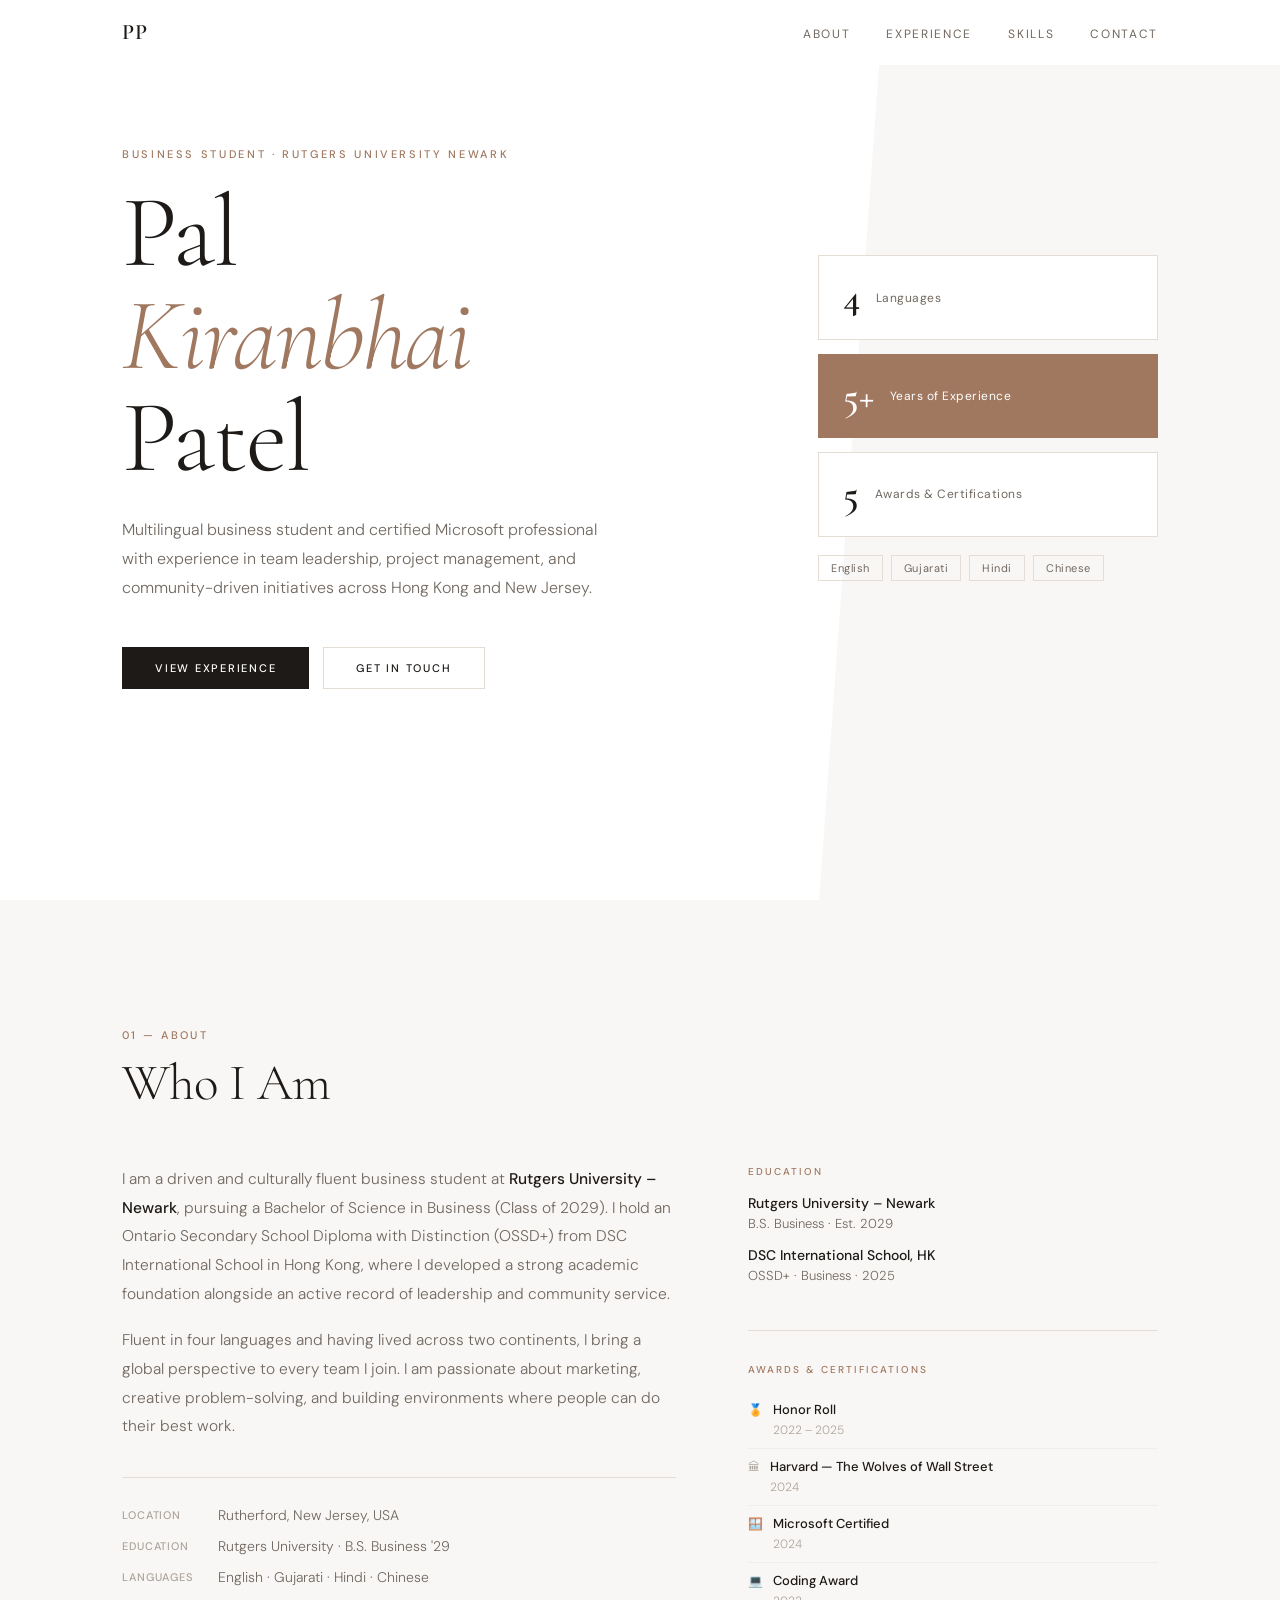
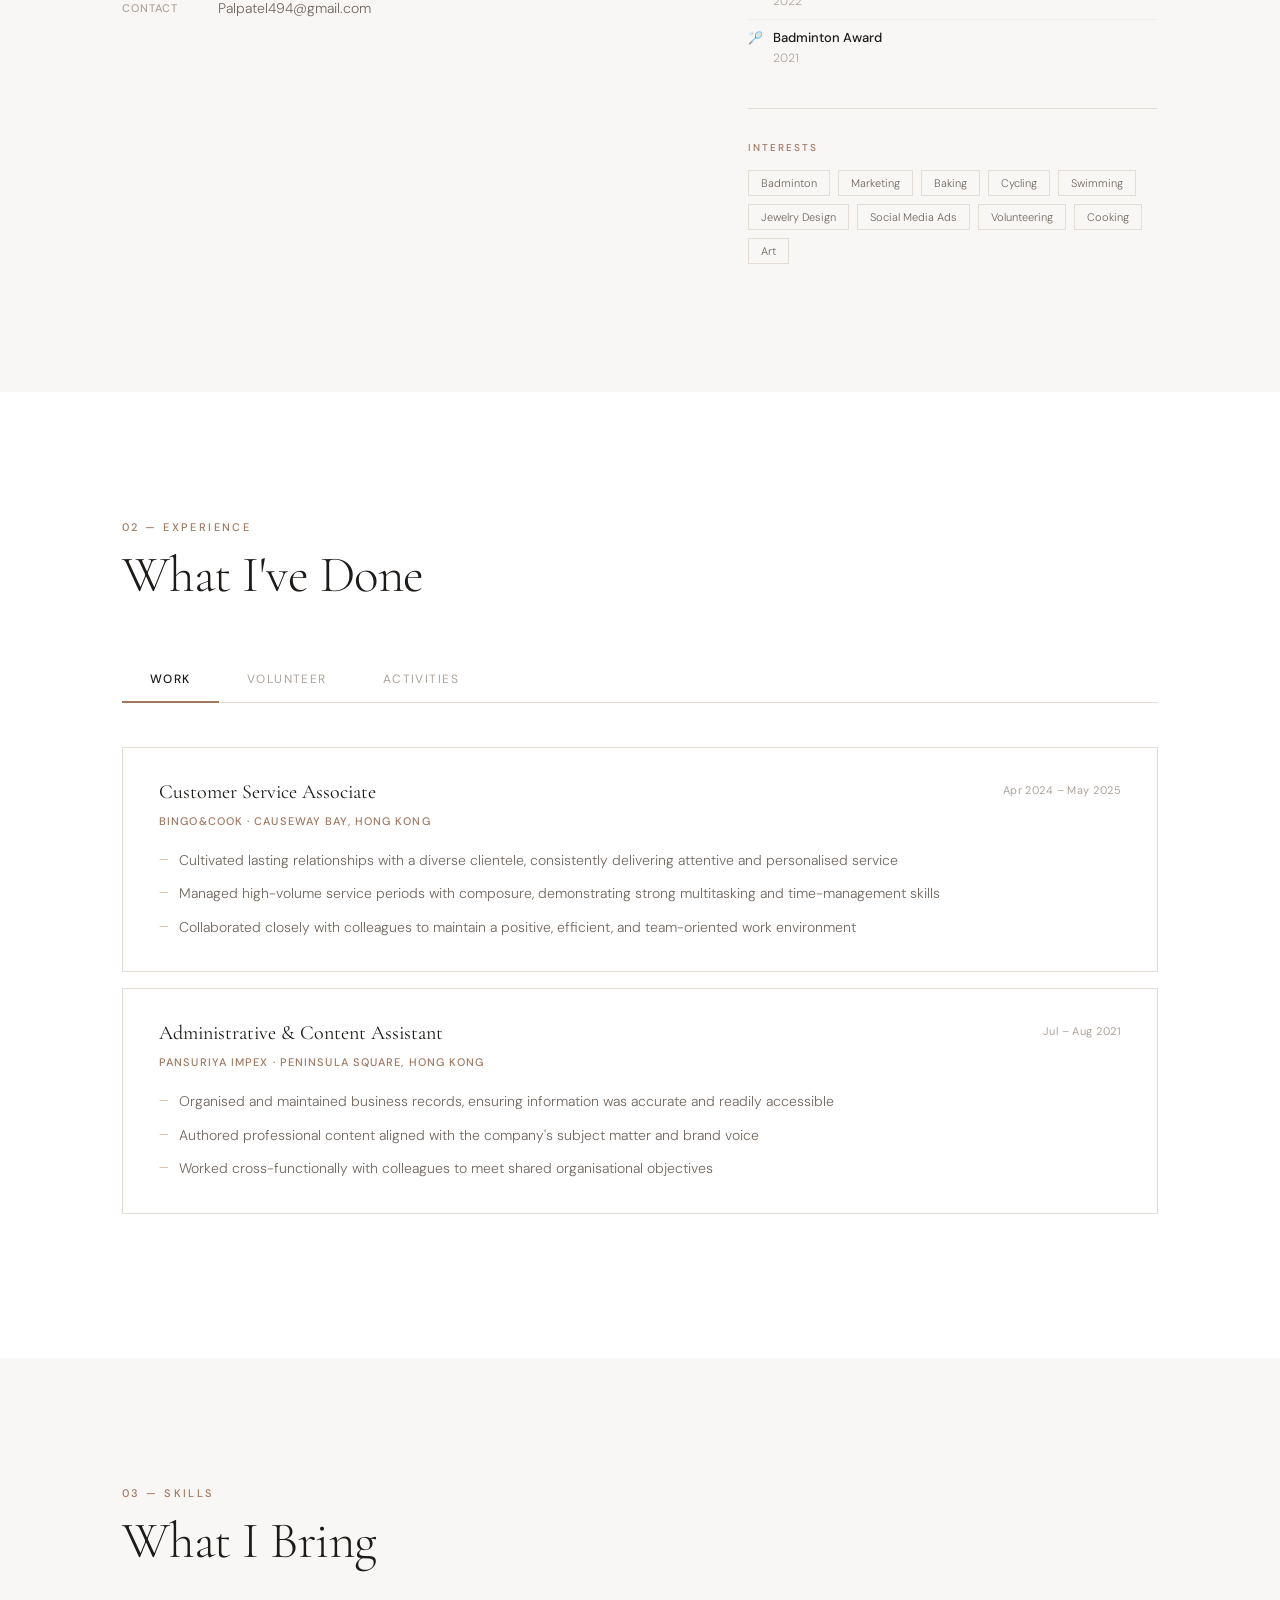
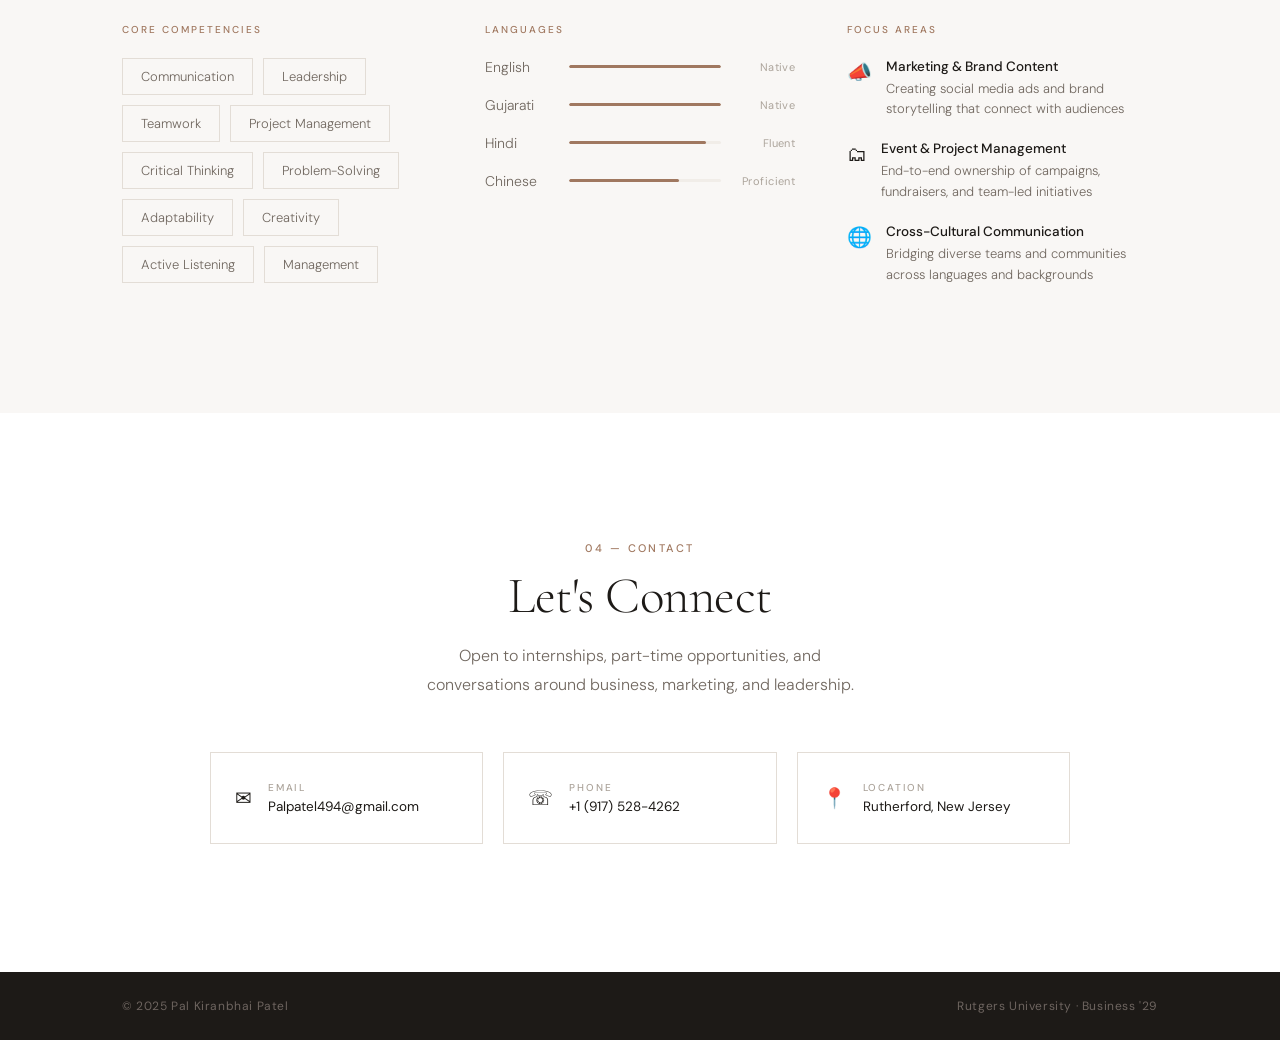
<file: index.html>
<!DOCTYPE html>
<html lang="en">
<head>
  <meta charset="UTF-8" />
  <meta name="viewport" content="width=device-width, initial-scale=1.0" />
  <title>Pal Patel — Portfolio</title>
  <link rel="stylesheet" href="styles.css" />
  <link rel="preconnect" href="https://fonts.googleapis.com" />
  <link rel="preconnect" href="https://fonts.gstatic.com" crossorigin />
  <link href="https://fonts.googleapis.com/css2?family=Cormorant+Garamond:ital,wght@0,300;0,400;0,600;1,300;1,400&family=DM+Sans:wght@300;400;500&display=swap" rel="stylesheet" />
</head>
<body>

  <!-- ═══════════════════════════════
       NAVIGATION
  ═══════════════════════════════ -->
  <nav id="nav">
    <div class="nav-wrap">
      <a href="#hero" class="nav-logo">PP</a>
      <ul class="nav-links">
        <li><a href="#about">About</a></li>
        <li><a href="#experience">Experience</a></li>
        <li><a href="#skills">Skills</a></li>
        <li><a href="#contact">Contact</a></li>
      </ul>
      <button class="burger" id="burger" aria-label="Menu">
        <span></span><span></span><span></span>
      </button>
    </div>
    <div class="mob-menu" id="mobMenu">
      <a href="#about"      onclick="closeMenu()">About</a>
      <a href="#experience" onclick="closeMenu()">Experience</a>
      <a href="#skills"     onclick="closeMenu()">Skills</a>
      <a href="#contact"    onclick="closeMenu()">Contact</a>
    </div>
  </nav>

  <!-- ═══════════════════════════════
       HERO
  ═══════════════════════════════ -->
  <section id="hero">
    <div class="hero-stripe" aria-hidden="true"></div>
    <div class="hero-inner">

      <div class="hero-left">
        <p class="eyebrow fu">Business Student · Rutgers University Newark</p>
        <h1 class="fu d1">
          Pal<br>
          <em>Kiranbhai</em><br>
          Patel
        </h1>
        <p class="hero-body fu d2">
          Multilingual business student and certified Microsoft professional with
          experience in team leadership, project management, and community-driven
          initiatives across Hong Kong and New Jersey.
        </p>
        <div class="hero-btns fu d3">
          <a href="#experience" class="btn-solid">View Experience</a>
          <a href="#contact"    class="btn-ghost">Get In Touch</a>
        </div>
      </div>

      <div class="hero-right fu d2">
        <div class="stat-card">
          <span class="stat-num">4</span>
          <span class="stat-label">Languages</span>
        </div>
        <div class="stat-card accent-card">
          <span class="stat-num">5+</span>
          <span class="stat-label">Years of Experience</span>
        </div>
        <div class="stat-card">
          <span class="stat-num">5</span>
          <span class="stat-label">Awards &amp; Certifications</span>
        </div>
        <div class="hero-langs">
          <span>English</span>
          <span>Gujarati</span>
          <span>Hindi</span>
          <span>Chinese</span>
        </div>
      </div>

    </div>
  </section>

  <!-- ═══════════════════════════════
       ABOUT
  ═══════════════════════════════ -->
  <section id="about" class="alt">
    <div class="container">

      <header class="sec-head reveal">
        <span class="sec-label">01 — About</span>
        <h2>Who I Am</h2>
      </header>

      <div class="about-grid">
        <div class="about-copy reveal d1">
          <p>
            I am a driven and culturally fluent business student at
            <strong>Rutgers University – Newark</strong>, pursuing a Bachelor of
            Science in Business (Class of 2029). I hold an Ontario Secondary School
            Diploma with Distinction (OSSD+) from DSC International School in Hong
            Kong, where I developed a strong academic foundation alongside an active
            record of leadership and community service.
          </p>
          <p>
            Fluent in four languages and having lived across two continents, I
            bring a global perspective to every team I join. I am passionate about
            marketing, creative problem-solving, and building environments where
            people can do their best work.
          </p>
          <div class="meta-list">
            <div class="meta-item">
              <span class="meta-k">Location</span>
              <span>Rutherford, New Jersey, USA</span>
            </div>
            <div class="meta-item">
              <span class="meta-k">Education</span>
              <span>Rutgers University · B.S. Business '29</span>
            </div>
            <div class="meta-item">
              <span class="meta-k">Languages</span>
              <span>English · Gujarati · Hindi · Chinese</span>
            </div>
            <div class="meta-item">
              <span class="meta-k">Contact</span>
              <a href="mailto:Palpatel494@gmail.com">Palpatel494@gmail.com</a>
            </div>
          </div>
        </div>

        <div class="about-aside reveal d2">

          <div class="card-block">
            <h4 class="block-title">Education</h4>
            <div class="edu-entry">
              <span class="edu-school">Rutgers University – Newark</span>
              <span class="edu-deg">B.S. Business · Est. 2029</span>
            </div>
            <div class="edu-entry">
              <span class="edu-school">DSC International School, HK</span>
              <span class="edu-deg">OSSD+ · Business · 2025</span>
            </div>
          </div>

          <div class="card-block">
            <h4 class="block-title">Awards &amp; Certifications</h4>
            <div class="award-item"><span class="aw-icon">🏅</span><div><strong>Honor Roll</strong><span>2022 – 2025</span></div></div>
            <div class="award-item"><span class="aw-icon">🏛</span><div><strong>Harvard — The Wolves of Wall Street</strong><span>2024</span></div></div>
            <div class="award-item"><span class="aw-icon">🪟</span><div><strong>Microsoft Certified</strong><span>2024</span></div></div>
            <div class="award-item"><span class="aw-icon">💻</span><div><strong>Coding Award</strong><span>2022</span></div></div>
            <div class="award-item"><span class="aw-icon">🏸</span><div><strong>Badminton Award</strong><span>2021</span></div></div>
          </div>

          <div class="card-block">
            <h4 class="block-title">Interests</h4>
            <div class="tags">
              <span>Badminton</span><span>Marketing</span><span>Baking</span>
              <span>Cycling</span><span>Swimming</span><span>Jewelry Design</span>
              <span>Social Media Ads</span><span>Volunteering</span>
              <span>Cooking</span><span>Art</span>
            </div>
          </div>

        </div>
      </div>
    </div>
  </section>

  <!-- ═══════════════════════════════
       EXPERIENCE
  ═══════════════════════════════ -->
  <section id="experience">
    <div class="container">

      <header class="sec-head reveal">
        <span class="sec-label">02 — Experience</span>
        <h2>What I've Done</h2>
      </header>

      <!-- TABS -->
      <div class="tabs">
        <button class="tab active" data-tab="work">Work</button>
        <button class="tab" data-tab="volunteer">Volunteer</button>
        <button class="tab" data-tab="activities">Activities</button>
      </div>

      <!-- WORK -->
      <div class="tab-pane active" id="tab-work">
        <div class="exp-card reveal">
          <div class="exp-head">
            <div>
              <h3>Customer Service Associate</h3>
              <span class="exp-co">Bingo&amp;Cook · Causeway Bay, Hong Kong</span>
            </div>
            <span class="exp-date">Apr 2024 – May 2025</span>
          </div>
          <ul class="bullets">
            <li>Cultivated lasting relationships with a diverse clientele, consistently delivering attentive and personalised service</li>
            <li>Managed high-volume service periods with composure, demonstrating strong multitasking and time-management skills</li>
            <li>Collaborated closely with colleagues to maintain a positive, efficient, and team-oriented work environment</li>
          </ul>
        </div>
        <div class="exp-card reveal d1">
          <div class="exp-head">
            <div>
              <h3>Administrative &amp; Content Assistant</h3>
              <span class="exp-co">Pansuriya Impex · Peninsula Square, Hong Kong</span>
            </div>
            <span class="exp-date">Jul – Aug 2021</span>
          </div>
          <ul class="bullets">
            <li>Organised and maintained business records, ensuring information was accurate and readily accessible</li>
            <li>Authored professional content aligned with the company's subject matter and brand voice</li>
            <li>Worked cross-functionally with colleagues to meet shared organisational objectives</li>
          </ul>
        </div>
      </div>

      <!-- VOLUNTEER -->
      <div class="tab-pane" id="tab-volunteer">
        <div class="exp-card reveal">
          <div class="exp-head">
            <div>
              <h3>Project Manager — Alcohol Awareness Campaign</h3>
              <span class="exp-co">In partnership with the Kelly Support Group</span>
            </div>
            <span class="exp-date">Volunteer</span>
          </div>
          <ul class="bullets">
            <li>Spearheaded a school-wide awareness campaign by leading a team through planning, development, and execution</li>
            <li>Designed and delivered an interactive activity, an educational presentation, and a school-wide information scavenger hunt</li>
            <li>Maintained clear team communication and accountability throughout, resulting in a highly successful campaign outcome</li>
          </ul>
        </div>
        <div class="exp-card reveal d1">
          <div class="exp-head">
            <div>
              <h3>Project Manager &amp; Student Ambassador — School Funfair</h3>
              <span class="exp-co">DSC International School · Taikoo Shing, Hong Kong</span>
            </div>
            <span class="exp-date">Volunteer</span>
          </div>
          <ul class="bullets">
            <li>Represented the school as a student ambassador, welcoming guests and directing attendees across all event stalls</li>
            <li>Oversaw a dedicated stall team as project manager, clarifying responsibilities and ensuring seamless operations</li>
          </ul>
        </div>
        <div class="exp-card reveal d2">
          <div class="exp-head">
            <div>
              <h3>Charity Organiser — Candy Grams (MAD Club)</h3>
              <span class="exp-co">DSC International School</span>
            </div>
            <span class="exp-date">Volunteer</span>
          </div>
          <ul class="bullets">
            <li>Led a team in organising and running a school-wide candy gram fundraiser during dedicated lunchtime sessions</li>
            <li>Coordinated donation collection and managed project logistics end-to-end, driving a successful outcome for charity</li>
          </ul>
        </div>
        <div class="exp-card reveal d3">
          <div class="exp-head">
            <div>
              <h3>Community Visitor — Elderly Care Initiative</h3>
              <span class="exp-co">Kwun Tong &amp; Ngau Tau Kok, Hong Kong</span>
            </div>
            <span class="exp-date">Volunteer</span>
          </div>
          <ul class="bullets">
            <li>Sourced and delivered essential daily goods to elderly residents in need across two districts</li>
            <li>Provided meaningful companionship through regular visits, offering conversation and emotional support</li>
          </ul>
        </div>
      </div>

      <!-- ACTIVITIES -->
      <div class="tab-pane" id="tab-activities">
        <div class="exp-card reveal">
          <div class="exp-head">
            <div>
              <h3>Member &amp; Events Organiser — MAD Club</h3>
              <span class="exp-co">DSC International School</span>
            </div>
            <span class="exp-date">Extracurricular</span>
          </div>
          <ul class="bullets">
            <li>Co-organised recurring charitable events including food drives and candy gram campaigns to raise funds for charitable causes</li>
            <li>Encouraged school-wide participation through effective promotion and community engagement</li>
          </ul>
        </div>
        <div class="exp-card reveal d1">
          <div class="exp-head">
            <div>
              <h3>Member — Debate Club</h3>
              <span class="exp-co">DSC International School</span>
            </div>
            <span class="exp-date">Extracurricular</span>
          </div>
          <ul class="bullets">
            <li>Participated in weekly structured debates, developing persuasive communication and the ability to articulate nuanced arguments</li>
            <li>Evaluated opposing viewpoints critically, strengthening both analytical thinking and intellectual empathy</li>
          </ul>
        </div>
        <div class="exp-card reveal d2">
          <div class="exp-head">
            <div>
              <h3>Athlete — Sports Teams</h3>
              <span class="exp-co">Touch Rugby · Doubles Badminton · Swimming</span>
            </div>
            <span class="exp-date">Extracurricular</span>
          </div>
          <ul class="bullets">
            <li>Competed across three sports disciplines, developing discipline, resilience, and a strong collaborative mindset</li>
            <li>Applied consistent practice and communication to perform effectively under competitive pressure</li>
          </ul>
        </div>
      </div>

    </div>
  </section>

  <!-- ═══════════════════════════════
       SKILLS
  ═══════════════════════════════ -->
  <section id="skills" class="alt">
    <div class="container">

      <header class="sec-head reveal">
        <span class="sec-label">03 — Skills</span>
        <h2>What I Bring</h2>
      </header>

      <div class="skills-grid">

        <div class="skill-block reveal d1">
          <h4>Core Competencies</h4>
          <div class="skill-tags">
            <span>Communication</span>
            <span>Leadership</span>
            <span>Teamwork</span>
            <span>Project Management</span>
            <span>Critical Thinking</span>
            <span>Problem-Solving</span>
            <span>Adaptability</span>
            <span>Creativity</span>
            <span>Active Listening</span>
            <span>Management</span>
          </div>
        </div>

        <div class="skill-block reveal d2">
          <h4>Languages</h4>
          <div class="lang-list">
            <div class="lang-row">
              <span class="lang-name">English</span>
              <div class="track"><div class="fill" data-w="100"></div></div>
              <span class="lang-lvl">Native</span>
            </div>
            <div class="lang-row">
              <span class="lang-name">Gujarati</span>
              <div class="track"><div class="fill" data-w="100"></div></div>
              <span class="lang-lvl">Native</span>
            </div>
            <div class="lang-row">
              <span class="lang-name">Hindi</span>
              <div class="track"><div class="fill" data-w="90"></div></div>
              <span class="lang-lvl">Fluent</span>
            </div>
            <div class="lang-row">
              <span class="lang-name">Chinese</span>
              <div class="track"><div class="fill" data-w="72"></div></div>
              <span class="lang-lvl">Proficient</span>
            </div>
          </div>
        </div>

        <div class="skill-block reveal d3">
          <h4>Focus Areas</h4>
          <div class="focus-list">
            <div class="focus-row">
              <span class="focus-icon">📣</span>
              <div>
                <strong>Marketing &amp; Brand Content</strong>
                <p>Creating social media ads and brand storytelling that connect with audiences</p>
              </div>
            </div>
            <div class="focus-row">
              <span class="focus-icon">🗂</span>
              <div>
                <strong>Event &amp; Project Management</strong>
                <p>End-to-end ownership of campaigns, fundraisers, and team-led initiatives</p>
              </div>
            </div>
            <div class="focus-row">
              <span class="focus-icon">🌐</span>
              <div>
                <strong>Cross-Cultural Communication</strong>
                <p>Bridging diverse teams and communities across languages and backgrounds</p>
              </div>
            </div>
          </div>
        </div>

      </div>
    </div>
  </section>

  <!-- ═══════════════════════════════
       CONTACT
  ═══════════════════════════════ -->
  <section id="contact">
    <div class="container">
      <header class="sec-head reveal" style="text-align:center">
        <span class="sec-label">04 — Contact</span>
        <h2>Let's Connect</h2>
        <p class="contact-sub">Open to internships, part-time opportunities, and conversations around business, marketing, and leadership.</p>
      </header>
      <div class="contact-row reveal d1">
        <a href="mailto:Palpatel494@gmail.com" class="c-card">
          <span class="c-ico">✉</span>
          <div class="c-text">
            <span class="c-label">Email</span>
            <span class="c-val">Palpatel494@gmail.com</span>
          </div>
          <span class="c-arr">→</span>
        </a>
        <a href="tel:+19175284262" class="c-card">
          <span class="c-ico">☏</span>
          <div class="c-text">
            <span class="c-label">Phone</span>
            <span class="c-val">+1 (917) 528-4262</span>
          </div>
          <span class="c-arr">→</span>
        </a>
        <div class="c-card">
          <span class="c-ico">📍</span>
          <div class="c-text">
            <span class="c-label">Location</span>
            <span class="c-val">Rutherford, New Jersey</span>
          </div>
        </div>
      </div>
    </div>
  </section>

  <!-- FOOTER -->
  <footer>
    <div class="container foot-inner">
      <span>© 2025 Pal Kiranbhai Patel</span>
      <span>Rutgers University · Business '29</span>
    </div>
  </footer>

  <script src="main.js"></script>
</body>
</html>
</file>
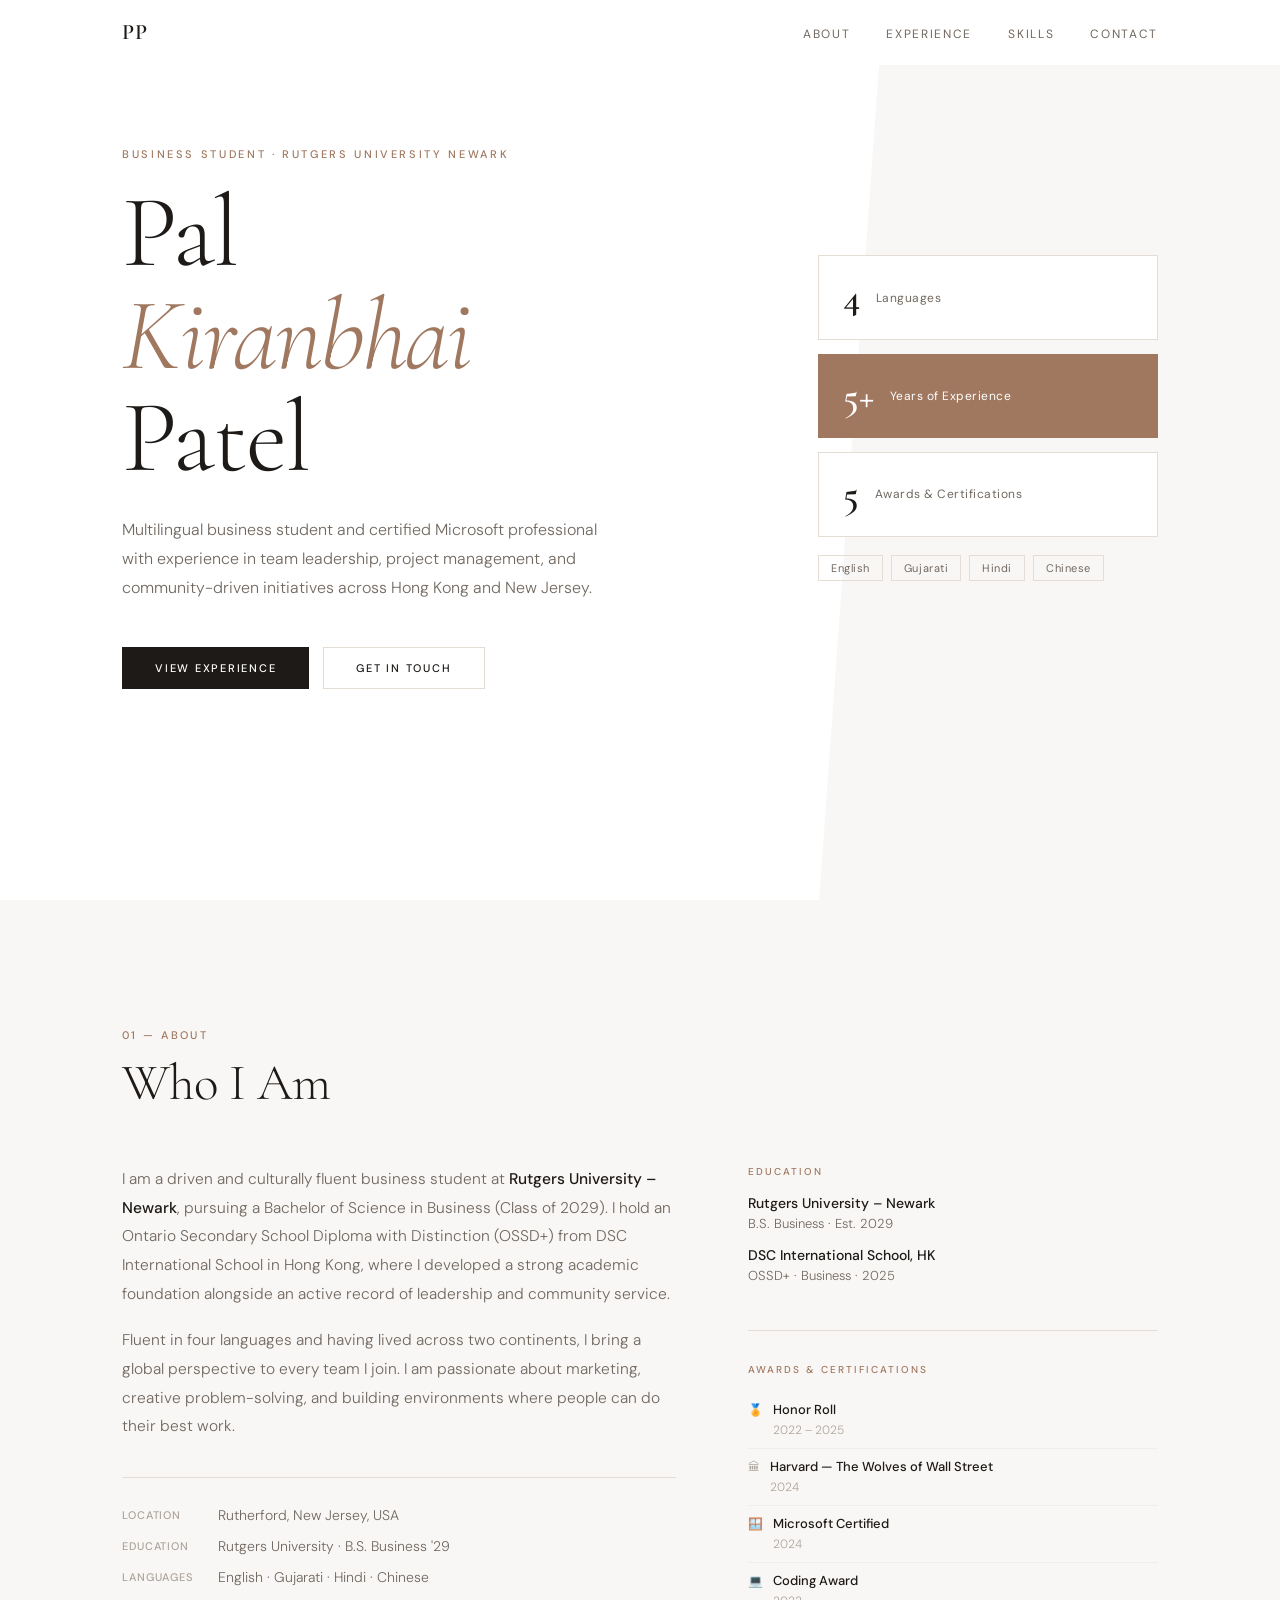
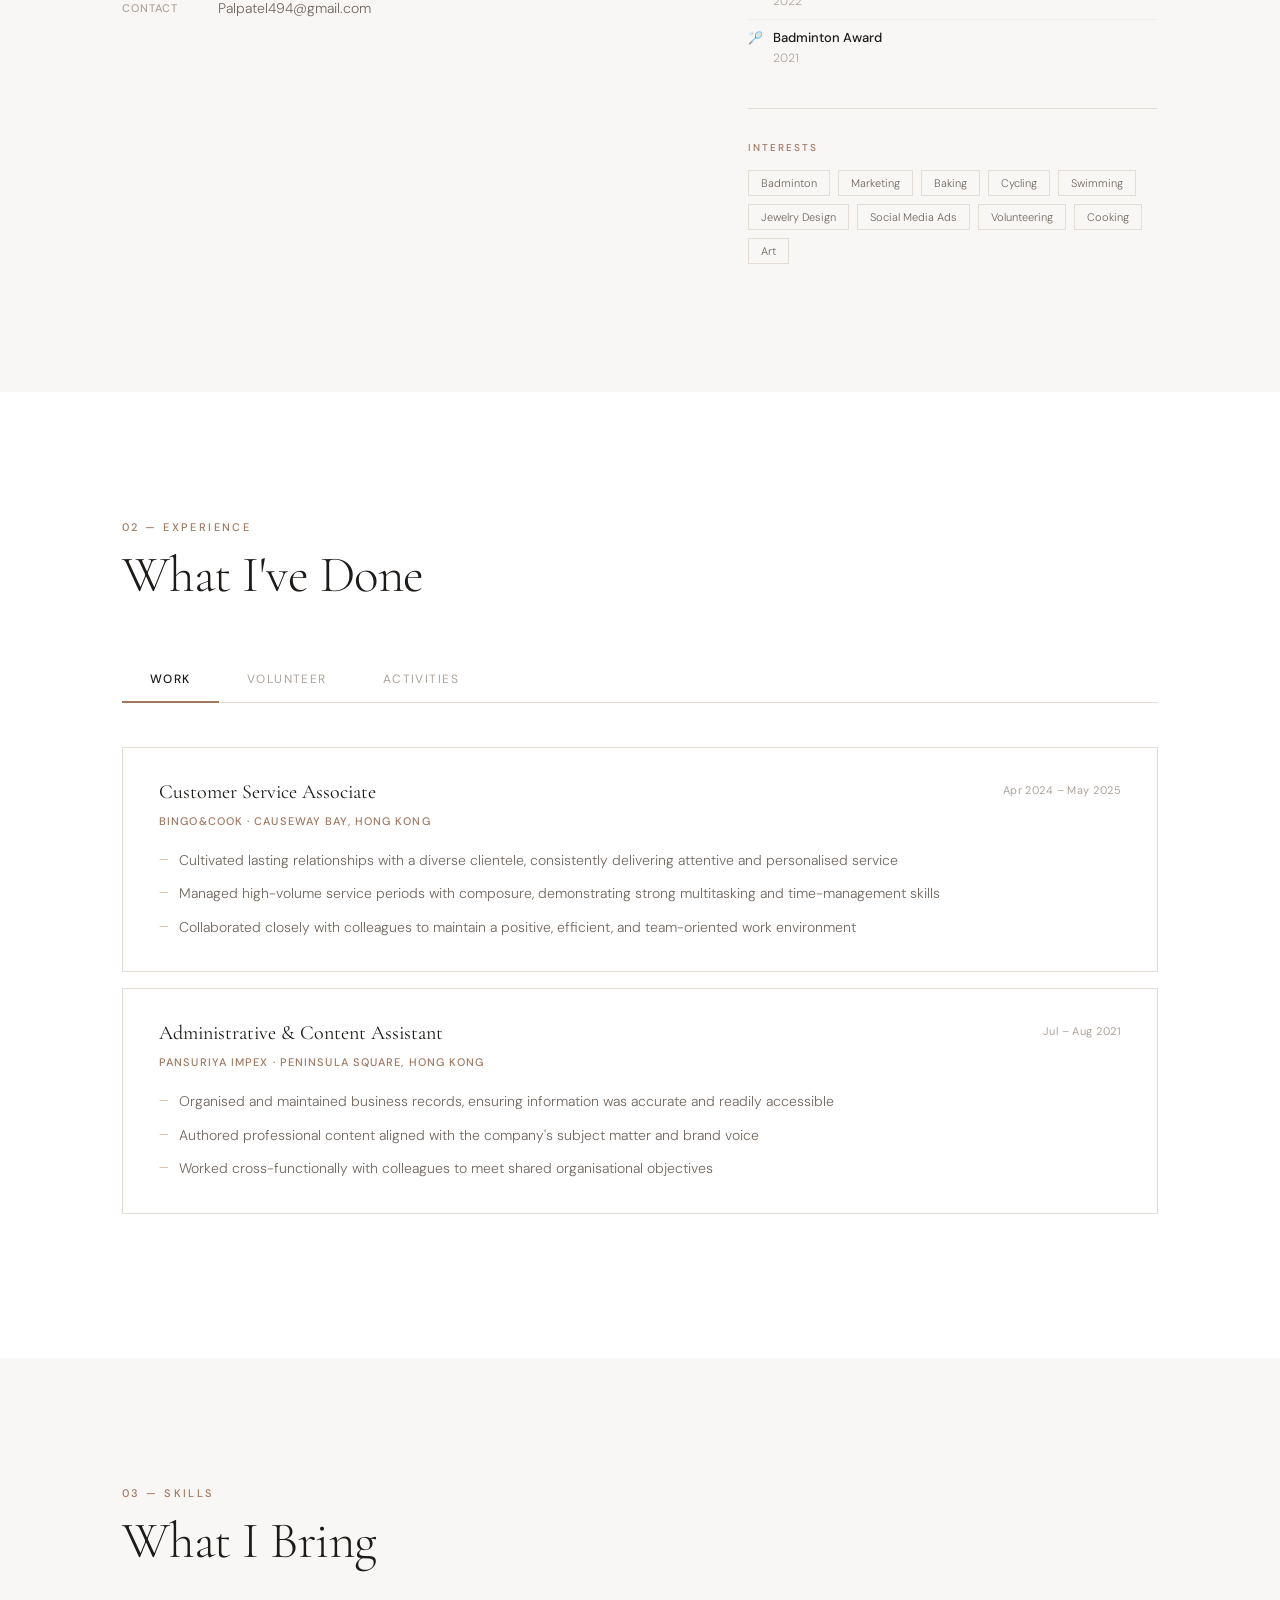
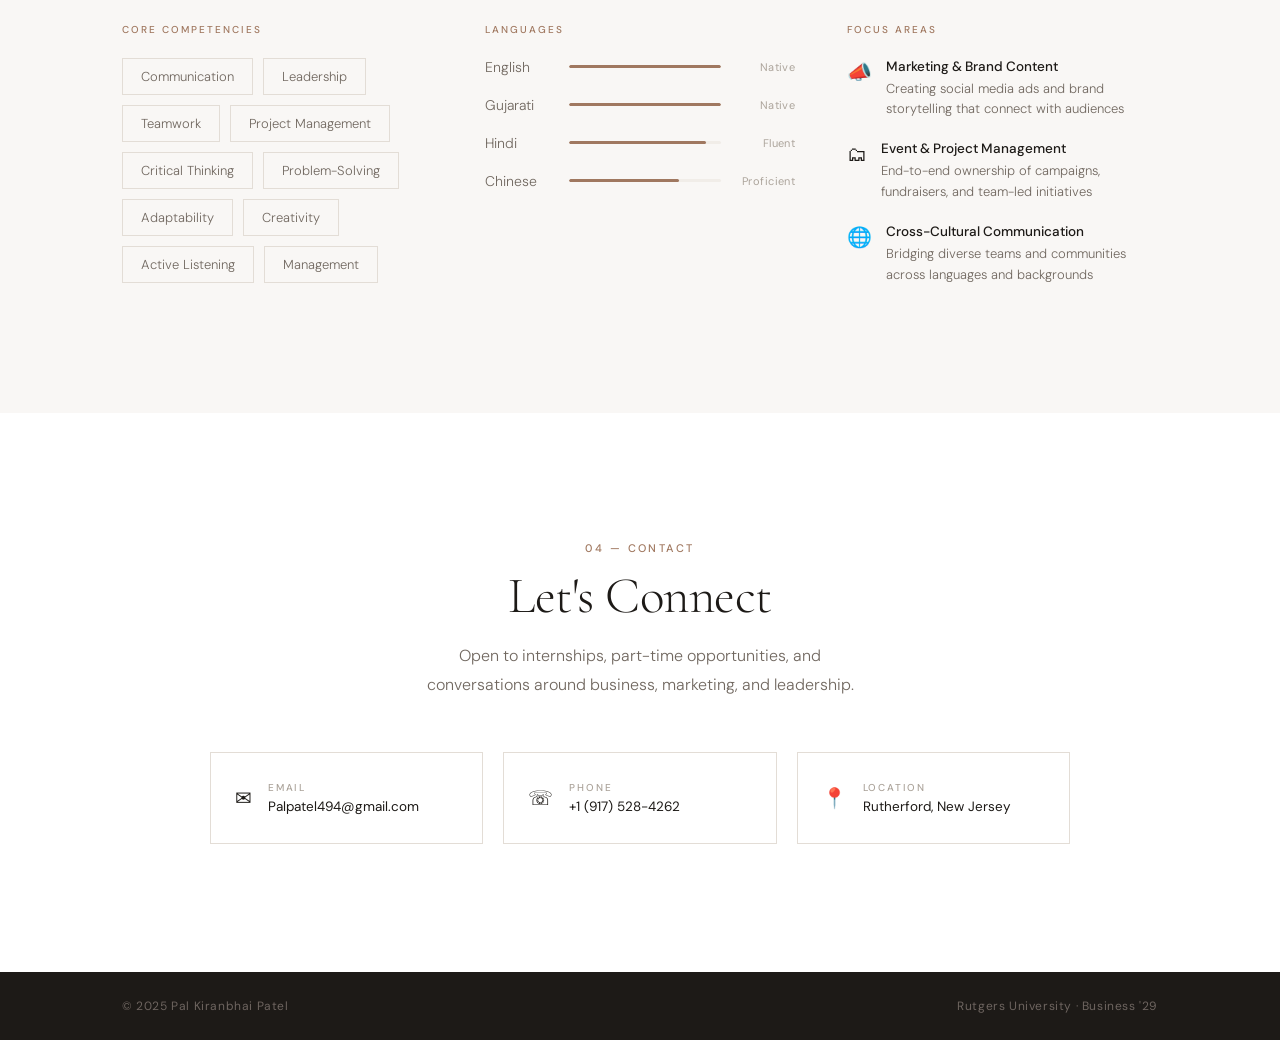
<file: portfolio-preview.html>
<!DOCTYPE html>
<html lang="en">
<head>
  <meta charset="UTF-8" />
  <meta name="viewport" content="width=device-width, initial-scale=1.0" />
  <title>Pal Patel — Portfolio</title>
  <style>/* ─────────────────────────────────────────
   TOKENS
───────────────────────────────────────── */
:root {
  /* palette */
  --white:      #ffffff;
  --snow:       #f9f7f5;
  --fog:        #f1ede8;
  --border:     #e3ddd6;
  --muted:      #aca49b;
  --dim:        #716860;
  --ink:        #1d1a17;
  --accent:     #a07860;
  --accent-lt:  #c8a992;
  --accent-bg:  #fdf8f5;

  /* type */
  --fd: 'Cormorant Garamond', Georgia, serif;
  --fb: 'DM Sans', sans-serif;

  /* layout */
  --nav:   64px;
  --max:   1140px;
  --gutter: clamp(20px, 5vw, 52px);
  --vpad:   clamp(80px, 11vw, 128px);
}

/* ─────────────────────────────────────────
   RESET
───────────────────────────────────────── */
*,*::before,*::after{box-sizing:border-box;margin:0;padding:0}
html{scroll-behavior:smooth}
body{font-family:var(--fb);color:var(--ink);background:var(--white);-webkit-font-smoothing:antialiased;overflow-x:hidden}
a{color:inherit;text-decoration:none}
ul{list-style:none}

/* ─────────────────────────────────────────
   NAV
───────────────────────────────────────── */
#nav{
  position:fixed;top:0;left:0;right:0;z-index:300;
  background:rgba(255,255,255,.92);
  backdrop-filter:blur(16px);
  border-bottom:1px solid transparent;
  transition:border-color .3s,box-shadow .3s;
}
#nav.scrolled{border-color:var(--border);box-shadow:0 2px 24px rgba(0,0,0,.06)}
.nav-wrap{
  max-width:var(--max);margin:0 auto;padding:0 var(--gutter);
  height:var(--nav);display:flex;align-items:center;justify-content:space-between;
}
.nav-logo{
  font-family:var(--fd);font-size:22px;font-weight:600;
  letter-spacing:.05em;color:var(--ink);transition:color .2s;
}
.nav-logo:hover{color:var(--accent)}
.nav-links{display:flex;gap:36px}
.nav-links a{
  font-size:12px;font-weight:400;letter-spacing:.14em;text-transform:uppercase;
  color:var(--dim);transition:color .2s;position:relative;
}
.nav-links a::after{
  content:'';position:absolute;bottom:-4px;left:0;
  width:0;height:1px;background:var(--accent);transition:width .25s;
}
.nav-links a:hover{color:var(--ink)}
.nav-links a:hover::after{width:100%}

/* burger */
.burger{display:none;flex-direction:column;gap:5px;background:none;border:none;cursor:pointer;padding:4px}
.burger span{display:block;width:22px;height:1.5px;background:var(--ink);transition:all .3s}
.burger.open span:nth-child(1){transform:translateY(6.5px) rotate(45deg)}
.burger.open span:nth-child(2){opacity:0}
.burger.open span:nth-child(3){transform:translateY(-6.5px) rotate(-45deg)}

.mob-menu{
  display:none;flex-direction:column;
  background:var(--white);border-top:1px solid var(--border);
  padding:12px var(--gutter) 28px;gap:0;
}
.mob-menu.open{display:flex}
.mob-menu a{
  padding:13px 0;font-size:13px;font-weight:400;
  letter-spacing:.1em;text-transform:uppercase;color:var(--dim);
  border-bottom:1px solid var(--border);
}

/* ─────────────────────────────────────────
   HERO
───────────────────────────────────────── */
#hero{
  min-height:100vh;padding-top:var(--nav);
  display:flex;align-items:center;
  background:var(--white);position:relative;overflow:hidden;
}
.hero-stripe{
  position:absolute;right:0;top:0;bottom:0;
  width:36%;background:var(--snow);
  clip-path:polygon(14% 0,100% 0,100% 100%,0% 100%);
  pointer-events:none;
}
.hero-inner{
  max-width:var(--max);margin:0 auto;padding:60px var(--gutter);
  display:grid;grid-template-columns:1fr 340px;align-items:center;gap:64px;
  width:100%;position:relative;z-index:1;
}
.eyebrow{
  font-size:11px;font-weight:500;letter-spacing:.24em;text-transform:uppercase;
  color:var(--accent);margin-bottom:20px;
}
#hero h1{
  font-family:var(--fd);
  font-size:clamp(3.4rem,8vw,7.2rem);
  font-weight:300;line-height:1.0;letter-spacing:-.02em;
  color:var(--ink);margin-bottom:28px;
}
#hero h1 em{font-style:italic;color:var(--accent);font-weight:300}
.hero-body{
  font-size:16px;font-weight:300;line-height:1.8;
  color:var(--dim);max-width:500px;margin-bottom:44px;
}
.hero-btns{display:flex;gap:14px;flex-wrap:wrap}

.btn-solid{
  display:inline-block;padding:13px 32px;
  background:var(--ink);color:var(--white);
  font-size:11px;font-weight:500;letter-spacing:.16em;text-transform:uppercase;
  border:1.5px solid var(--ink);transition:background .25s,border-color .25s;
}
.btn-solid:hover{background:var(--accent);border-color:var(--accent)}

.btn-ghost{
  display:inline-block;padding:13px 32px;
  background:transparent;color:var(--ink);
  font-size:11px;font-weight:500;letter-spacing:.16em;text-transform:uppercase;
  border:1.5px solid var(--border);transition:border-color .25s,color .25s;
}
.btn-ghost:hover{border-color:var(--accent);color:var(--accent)}

/* stat cards */
.hero-right{display:flex;flex-direction:column;gap:14px}
.stat-card{
  background:var(--white);border:1px solid var(--border);
  padding:22px 24px;
  display:flex;align-items:center;gap:16px;
  transition:box-shadow .2s;
}
.stat-card:hover{box-shadow:0 6px 24px rgba(0,0,0,.07)}
.accent-card{background:var(--accent);border-color:var(--accent)}
.accent-card .stat-num,.accent-card .stat-label{color:var(--white)!important}
.stat-num{font-family:var(--fd);font-size:2.4rem;font-weight:600;color:var(--ink);line-height:1}
.stat-label{font-size:12px;font-weight:400;color:var(--dim);letter-spacing:.04em}
.hero-langs{
  display:flex;flex-wrap:wrap;gap:8px;padding-top:4px;
}
.hero-langs span{
  font-size:11px;padding:5px 12px;
  border:1px solid var(--border);color:var(--dim);letter-spacing:.05em;
}

/* fade-up (hero — CSS-only) */
.fu{opacity:0;transform:translateY(18px);animation:fu .7s ease forwards}
.d1{animation-delay:.12s}.d2{animation-delay:.24s}.d3{animation-delay:.36s}
@keyframes fu{to{opacity:1;transform:none}}

/* ─────────────────────────────────────────
   SHARED SECTION
───────────────────────────────────────── */
section{padding:var(--vpad) 0}
.alt{background:var(--snow)}
.container{max-width:var(--max);margin:0 auto;padding:0 var(--gutter)}

.sec-head{margin-bottom:52px}
.sec-label{
  display:block;font-size:11px;font-weight:500;
  letter-spacing:.22em;text-transform:uppercase;
  color:var(--accent);margin-bottom:12px;
}
h2{
  font-family:var(--fd);
  font-size:clamp(2rem,4.2vw,3.2rem);
  font-weight:300;line-height:1.15;letter-spacing:-.01em;
}

/* reveal */
.reveal{opacity:0;transform:translateY(26px);transition:opacity .65s ease,transform .65s ease}
.reveal.visible{opacity:1;transform:none}
.d1{transition-delay:.1s}.d2{transition-delay:.2s}.d3{transition-delay:.3s}

/* ─────────────────────────────────────────
   ABOUT
───────────────────────────────────────── */
.about-grid{display:grid;grid-template-columns:1.15fr .85fr;gap:72px;align-items:start}
.about-copy p{
  font-size:15.5px;font-weight:300;line-height:1.85;color:var(--dim);margin-bottom:18px;
}
.about-copy strong{font-weight:500;color:var(--ink)}
.about-copy em{font-style:italic;color:var(--accent)}

.meta-list{margin-top:36px;border-top:1px solid var(--border);padding-top:28px;display:flex;flex-direction:column;gap:13px}
.meta-item{display:flex;gap:20px;font-size:14px;font-weight:300;color:var(--dim)}
.meta-k{font-size:11px;font-weight:500;letter-spacing:.08em;text-transform:uppercase;color:var(--muted);min-width:76px;padding-top:2px}
.meta-item a:hover{color:var(--accent)}

.card-block{margin-bottom:32px;padding-bottom:32px;border-bottom:1px solid var(--border)}
.card-block:last-child{border-bottom:none;margin-bottom:0;padding-bottom:0}
.block-title{font-size:10px;font-weight:500;letter-spacing:.2em;text-transform:uppercase;color:var(--accent);margin-bottom:16px}
.edu-entry{margin-bottom:14px}
.edu-school{display:block;font-size:14px;font-weight:500;color:var(--ink);margin-bottom:3px}
.edu-deg{display:block;font-size:13px;font-weight:300;color:var(--dim)}

.award-item{display:flex;align-items:flex-start;gap:10px;padding:9px 0;border-bottom:1px solid var(--fog)}
.award-item:last-child{border-bottom:none}
.aw-icon{font-size:16px;flex-shrink:0;margin-top:1px}
.award-item strong{display:block;font-size:13px;font-weight:500;color:var(--ink)}
.award-item span{font-size:12px;font-weight:300;color:var(--muted)}

.tags{display:flex;flex-wrap:wrap;gap:8px}
.tags span{
  font-size:11px;padding:5px 12px;
  border:1px solid var(--border);color:var(--dim);font-weight:300;
  transition:border-color .2s,color .2s;cursor:default;
}
.tags span:hover{border-color:var(--accent-lt);color:var(--accent)}

/* ─────────────────────────────────────────
   EXPERIENCE — TABS
───────────────────────────────────────── */
.tabs{display:flex;border-bottom:1px solid var(--border);margin-bottom:44px}
.tab{
  background:none;border:none;cursor:pointer;font-family:var(--fb);
  font-size:12px;font-weight:400;letter-spacing:.12em;text-transform:uppercase;
  color:var(--muted);padding:14px 28px;
  border-bottom:2px solid transparent;margin-bottom:-1px;
  transition:color .2s,border-color .2s;
}
.tab:hover{color:var(--ink)}
.tab.active{color:var(--ink);border-bottom-color:var(--accent);font-weight:500}

.tab-pane{display:none}
.tab-pane.active{display:block}

.exp-card{
  border:1px solid var(--border);padding:32px 36px;margin-bottom:16px;
  background:var(--white);transition:box-shadow .25s,transform .22s;
}
.exp-card:hover{box-shadow:0 8px 32px rgba(0,0,0,.07);transform:translateY(-2px)}

.exp-head{display:flex;justify-content:space-between;align-items:flex-start;gap:20px;margin-bottom:18px}
.exp-head h3{font-family:var(--fd);font-size:20px;font-weight:400;color:var(--ink);margin-bottom:5px}
.exp-co{font-size:11px;font-weight:500;letter-spacing:.1em;text-transform:uppercase;color:var(--accent)}
.exp-date{font-size:11px;color:var(--muted);white-space:nowrap;padding-top:3px;letter-spacing:.04em}

.bullets{display:flex;flex-direction:column;gap:9px}
.bullets li{
  font-size:14px;font-weight:300;color:var(--dim);line-height:1.75;
  padding-left:20px;position:relative;
}
.bullets li::before{content:'—';position:absolute;left:0;color:var(--accent-lt);font-size:12px;top:1px}

/* ─────────────────────────────────────────
   SKILLS
───────────────────────────────────────── */
.skills-grid{display:grid;grid-template-columns:repeat(3,1fr);gap:52px}
.skill-block h4{font-size:10px;font-weight:500;letter-spacing:.2em;text-transform:uppercase;color:var(--accent);margin-bottom:22px}

.skill-tags{display:flex;flex-wrap:wrap;gap:10px}
.skill-tags span{
  font-size:13px;font-weight:300;padding:9px 18px;
  border:1px solid var(--border);color:var(--dim);cursor:default;
  transition:border-color .2s,color .2s,background .2s,transform .15s;
}
.skill-tags span:hover{border-color:var(--accent);color:var(--accent);background:var(--accent-bg);transform:translateY(-2px)}

/* language bars */
.lang-list{display:flex;flex-direction:column;gap:20px}
.lang-row{display:grid;grid-template-columns:72px 1fr 62px;align-items:center;gap:12px}
.lang-name{font-size:14px;font-weight:300;color:var(--dim)}
.track{height:3px;background:var(--fog);border-radius:2px;overflow:hidden}
.fill{height:100%;background:var(--accent);width:0;border-radius:2px;transition:width 1.1s cubic-bezier(.4,0,.2,1)}
.lang-lvl{font-size:11px;color:var(--muted);text-align:right;letter-spacing:.04em}

/* focus areas */
.focus-list{display:flex;flex-direction:column;gap:20px}
.focus-row{display:flex;gap:14px;align-items:flex-start}
.focus-icon{font-size:20px;flex-shrink:0;margin-top:1px}
.focus-row strong{display:block;font-size:13.5px;font-weight:500;color:var(--ink);margin-bottom:4px}
.focus-row p{font-size:13px;font-weight:300;color:var(--dim);line-height:1.6}

/* ─────────────────────────────────────────
   CONTACT
───────────────────────────────────────── */
.contact-sub{
  font-size:16px;font-weight:300;color:var(--dim);
  max-width:460px;margin:16px auto 52px;line-height:1.8;
}
.contact-row{display:grid;grid-template-columns:repeat(3,1fr);gap:20px;max-width:860px;margin:0 auto}

.c-card{
  display:flex;align-items:center;gap:16px;padding:28px 24px;
  background:var(--white);border:1px solid var(--border);
  transition:border-color .25s,box-shadow .25s,transform .2s;
}
.c-card:hover{border-color:var(--accent);box-shadow:0 8px 28px rgba(160,120,96,.12);transform:translateY(-3px)}
.c-ico{font-size:20px;flex-shrink:0}
.c-text{display:flex;flex-direction:column;gap:4px;flex:1}
.c-label{font-size:10px;font-weight:500;letter-spacing:.18em;text-transform:uppercase;color:var(--muted)}
.c-val{font-size:13.5px;font-weight:400;color:var(--ink)}
.c-arr{color:var(--accent);font-size:18px;opacity:0;transition:opacity .2s,transform .2s;margin-left:auto}
.c-card:hover .c-arr{opacity:1;transform:translateX(4px)}

/* ─────────────────────────────────────────
   FOOTER
───────────────────────────────────────── */
footer{background:var(--ink);padding:26px var(--gutter)}
.foot-inner{max-width:var(--max);margin:0 auto;display:flex;justify-content:space-between;flex-wrap:wrap;gap:8px;font-size:12px;color:#6e6560;letter-spacing:.05em}

/* ─────────────────────────────────────────
   RESPONSIVE
───────────────────────────────────────── */
@media(max-width:1000px){
  .hero-inner{grid-template-columns:1fr;gap:48px}
  .hero-right{flex-direction:row;flex-wrap:wrap}
  .stat-card{flex:1;min-width:140px}
  .hero-langs{display:none}
  .hero-stripe{display:none}
  .about-grid{grid-template-columns:1fr;gap:48px}
  .skills-grid{grid-template-columns:1fr 1fr}
  .skill-block:last-child{grid-column:1/-1}
}
@media(max-width:720px){
  .nav-links{display:none}
  .burger{display:flex}
  .skills-grid{grid-template-columns:1fr}
  .skill-block:last-child{grid-column:auto}
  .contact-row{grid-template-columns:1fr}
  .exp-head{flex-direction:column;gap:6px}
  .exp-card{padding:24px 20px}
  .tab{padding:12px 16px;font-size:11px}
}
@media(max-width:480px){
  #hero h1{font-size:3rem}
  .hero-btns{flex-direction:column}
  .btn-solid,.btn-ghost{text-align:center}
}
</style>
  <link rel="preconnect" href="https://fonts.googleapis.com" />
  <link rel="preconnect" href="https://fonts.gstatic.com" crossorigin />
  <link href="https://fonts.googleapis.com/css2?family=Cormorant+Garamond:ital,wght@0,300;0,400;0,600;1,300;1,400&family=DM+Sans:wght@300;400;500&display=swap" rel="stylesheet" />
</head>
<body>

  <!-- ═══════════════════════════════
       NAVIGATION
  ═══════════════════════════════ -->
  <nav id="nav">
    <div class="nav-wrap">
      <a href="#hero" class="nav-logo">PP</a>
      <ul class="nav-links">
        <li><a href="#about">About</a></li>
        <li><a href="#experience">Experience</a></li>
        <li><a href="#skills">Skills</a></li>
        <li><a href="#contact">Contact</a></li>
      </ul>
      <button class="burger" id="burger" aria-label="Menu">
        <span></span><span></span><span></span>
      </button>
    </div>
    <div class="mob-menu" id="mobMenu">
      <a href="#about"      onclick="closeMenu()">About</a>
      <a href="#experience" onclick="closeMenu()">Experience</a>
      <a href="#skills"     onclick="closeMenu()">Skills</a>
      <a href="#contact"    onclick="closeMenu()">Contact</a>
    </div>
  </nav>

  <!-- ═══════════════════════════════
       HERO
  ═══════════════════════════════ -->
  <section id="hero">
    <div class="hero-stripe" aria-hidden="true"></div>
    <div class="hero-inner">

      <div class="hero-left">
        <p class="eyebrow fu">Business Student · Rutgers University Newark</p>
        <h1 class="fu d1">
          Pal<br>
          <em>Kiranbhai</em><br>
          Patel
        </h1>
        <p class="hero-body fu d2">
          Multilingual business student and certified Microsoft professional with
          experience in team leadership, project management, and community-driven
          initiatives across Hong Kong and New Jersey.
        </p>
        <div class="hero-btns fu d3">
          <a href="#experience" class="btn-solid">View Experience</a>
          <a href="#contact"    class="btn-ghost">Get In Touch</a>
        </div>
      </div>

      <div class="hero-right fu d2">
        <div class="stat-card">
          <span class="stat-num">4</span>
          <span class="stat-label">Languages</span>
        </div>
        <div class="stat-card accent-card">
          <span class="stat-num">5+</span>
          <span class="stat-label">Years of Experience</span>
        </div>
        <div class="stat-card">
          <span class="stat-num">5</span>
          <span class="stat-label">Awards &amp; Certifications</span>
        </div>
        <div class="hero-langs">
          <span>English</span>
          <span>Gujarati</span>
          <span>Hindi</span>
          <span>Chinese</span>
        </div>
      </div>

    </div>
  </section>

  <!-- ═══════════════════════════════
       ABOUT
  ═══════════════════════════════ -->
  <section id="about" class="alt">
    <div class="container">

      <header class="sec-head reveal">
        <span class="sec-label">01 — About</span>
        <h2>Who I Am</h2>
      </header>

      <div class="about-grid">
        <div class="about-copy reveal d1">
          <p>
            I am a driven and culturally fluent business student at
            <strong>Rutgers University – Newark</strong>, pursuing a Bachelor of
            Science in Business (Class of 2029). I hold an Ontario Secondary School
            Diploma with Distinction (OSSD+) from DSC International School in Hong
            Kong, where I developed a strong academic foundation alongside an active
            record of leadership and community service.
          </p>
          <p>
            Fluent in four languages and having lived across two continents, I
            bring a global perspective to every team I join. I am passionate about
            marketing, creative problem-solving, and building environments where
            people can do their best work.
          </p>
          <div class="meta-list">
            <div class="meta-item">
              <span class="meta-k">Location</span>
              <span>Rutherford, New Jersey, USA</span>
            </div>
            <div class="meta-item">
              <span class="meta-k">Education</span>
              <span>Rutgers University · B.S. Business '29</span>
            </div>
            <div class="meta-item">
              <span class="meta-k">Languages</span>
              <span>English · Gujarati · Hindi · Chinese</span>
            </div>
            <div class="meta-item">
              <span class="meta-k">Contact</span>
              <a href="mailto:Palpatel494@gmail.com">Palpatel494@gmail.com</a>
            </div>
          </div>
        </div>

        <div class="about-aside reveal d2">

          <div class="card-block">
            <h4 class="block-title">Education</h4>
            <div class="edu-entry">
              <span class="edu-school">Rutgers University – Newark</span>
              <span class="edu-deg">B.S. Business · Est. 2029</span>
            </div>
            <div class="edu-entry">
              <span class="edu-school">DSC International School, HK</span>
              <span class="edu-deg">OSSD+ · Business · 2025</span>
            </div>
          </div>

          <div class="card-block">
            <h4 class="block-title">Awards &amp; Certifications</h4>
            <div class="award-item"><span class="aw-icon">🏅</span><div><strong>Honor Roll</strong><span>2022 – 2025</span></div></div>
            <div class="award-item"><span class="aw-icon">🏛</span><div><strong>Harvard — The Wolves of Wall Street</strong><span>2024</span></div></div>
            <div class="award-item"><span class="aw-icon">🪟</span><div><strong>Microsoft Certified</strong><span>2024</span></div></div>
            <div class="award-item"><span class="aw-icon">💻</span><div><strong>Coding Award</strong><span>2022</span></div></div>
            <div class="award-item"><span class="aw-icon">🏸</span><div><strong>Badminton Award</strong><span>2021</span></div></div>
          </div>

          <div class="card-block">
            <h4 class="block-title">Interests</h4>
            <div class="tags">
              <span>Badminton</span><span>Marketing</span><span>Baking</span>
              <span>Cycling</span><span>Swimming</span><span>Jewelry Design</span>
              <span>Social Media Ads</span><span>Volunteering</span>
              <span>Cooking</span><span>Art</span>
            </div>
          </div>

        </div>
      </div>
    </div>
  </section>

  <!-- ═══════════════════════════════
       EXPERIENCE
  ═══════════════════════════════ -->
  <section id="experience">
    <div class="container">

      <header class="sec-head reveal">
        <span class="sec-label">02 — Experience</span>
        <h2>What I've Done</h2>
      </header>

      <!-- TABS -->
      <div class="tabs">
        <button class="tab active" data-tab="work">Work</button>
        <button class="tab" data-tab="volunteer">Volunteer</button>
        <button class="tab" data-tab="activities">Activities</button>
      </div>

      <!-- WORK -->
      <div class="tab-pane active" id="tab-work">
        <div class="exp-card reveal">
          <div class="exp-head">
            <div>
              <h3>Customer Service Associate</h3>
              <span class="exp-co">Bingo&amp;Cook · Causeway Bay, Hong Kong</span>
            </div>
            <span class="exp-date">Apr 2024 – May 2025</span>
          </div>
          <ul class="bullets">
            <li>Cultivated lasting relationships with a diverse clientele, consistently delivering attentive and personalised service</li>
            <li>Managed high-volume service periods with composure, demonstrating strong multitasking and time-management skills</li>
            <li>Collaborated closely with colleagues to maintain a positive, efficient, and team-oriented work environment</li>
          </ul>
        </div>
        <div class="exp-card reveal d1">
          <div class="exp-head">
            <div>
              <h3>Administrative &amp; Content Assistant</h3>
              <span class="exp-co">Pansuriya Impex · Peninsula Square, Hong Kong</span>
            </div>
            <span class="exp-date">Jul – Aug 2021</span>
          </div>
          <ul class="bullets">
            <li>Organised and maintained business records, ensuring information was accurate and readily accessible</li>
            <li>Authored professional content aligned with the company's subject matter and brand voice</li>
            <li>Worked cross-functionally with colleagues to meet shared organisational objectives</li>
          </ul>
        </div>
      </div>

      <!-- VOLUNTEER -->
      <div class="tab-pane" id="tab-volunteer">
        <div class="exp-card reveal">
          <div class="exp-head">
            <div>
              <h3>Project Manager — Alcohol Awareness Campaign</h3>
              <span class="exp-co">In partnership with the Kelly Support Group</span>
            </div>
            <span class="exp-date">Volunteer</span>
          </div>
          <ul class="bullets">
            <li>Spearheaded a school-wide awareness campaign by leading a team through planning, development, and execution</li>
            <li>Designed and delivered an interactive activity, an educational presentation, and a school-wide information scavenger hunt</li>
            <li>Maintained clear team communication and accountability throughout, resulting in a highly successful campaign outcome</li>
          </ul>
        </div>
        <div class="exp-card reveal d1">
          <div class="exp-head">
            <div>
              <h3>Project Manager &amp; Student Ambassador — School Funfair</h3>
              <span class="exp-co">DSC International School · Taikoo Shing, Hong Kong</span>
            </div>
            <span class="exp-date">Volunteer</span>
          </div>
          <ul class="bullets">
            <li>Represented the school as a student ambassador, welcoming guests and directing attendees across all event stalls</li>
            <li>Oversaw a dedicated stall team as project manager, clarifying responsibilities and ensuring seamless operations</li>
          </ul>
        </div>
        <div class="exp-card reveal d2">
          <div class="exp-head">
            <div>
              <h3>Charity Organiser — Candy Grams (MAD Club)</h3>
              <span class="exp-co">DSC International School</span>
            </div>
            <span class="exp-date">Volunteer</span>
          </div>
          <ul class="bullets">
            <li>Led a team in organising and running a school-wide candy gram fundraiser during dedicated lunchtime sessions</li>
            <li>Coordinated donation collection and managed project logistics end-to-end, driving a successful outcome for charity</li>
          </ul>
        </div>
        <div class="exp-card reveal d3">
          <div class="exp-head">
            <div>
              <h3>Community Visitor — Elderly Care Initiative</h3>
              <span class="exp-co">Kwun Tong &amp; Ngau Tau Kok, Hong Kong</span>
            </div>
            <span class="exp-date">Volunteer</span>
          </div>
          <ul class="bullets">
            <li>Sourced and delivered essential daily goods to elderly residents in need across two districts</li>
            <li>Provided meaningful companionship through regular visits, offering conversation and emotional support</li>
          </ul>
        </div>
      </div>

      <!-- ACTIVITIES -->
      <div class="tab-pane" id="tab-activities">
        <div class="exp-card reveal">
          <div class="exp-head">
            <div>
              <h3>Member &amp; Events Organiser — MAD Club</h3>
              <span class="exp-co">DSC International School</span>
            </div>
            <span class="exp-date">Extracurricular</span>
          </div>
          <ul class="bullets">
            <li>Co-organised recurring charitable events including food drives and candy gram campaigns to raise funds for charitable causes</li>
            <li>Encouraged school-wide participation through effective promotion and community engagement</li>
          </ul>
        </div>
        <div class="exp-card reveal d1">
          <div class="exp-head">
            <div>
              <h3>Member — Debate Club</h3>
              <span class="exp-co">DSC International School</span>
            </div>
            <span class="exp-date">Extracurricular</span>
          </div>
          <ul class="bullets">
            <li>Participated in weekly structured debates, developing persuasive communication and the ability to articulate nuanced arguments</li>
            <li>Evaluated opposing viewpoints critically, strengthening both analytical thinking and intellectual empathy</li>
          </ul>
        </div>
        <div class="exp-card reveal d2">
          <div class="exp-head">
            <div>
              <h3>Athlete — Sports Teams</h3>
              <span class="exp-co">Touch Rugby · Doubles Badminton · Swimming</span>
            </div>
            <span class="exp-date">Extracurricular</span>
          </div>
          <ul class="bullets">
            <li>Competed across three sports disciplines, developing discipline, resilience, and a strong collaborative mindset</li>
            <li>Applied consistent practice and communication to perform effectively under competitive pressure</li>
          </ul>
        </div>
      </div>

    </div>
  </section>

  <!-- ═══════════════════════════════
       SKILLS
  ═══════════════════════════════ -->
  <section id="skills" class="alt">
    <div class="container">

      <header class="sec-head reveal">
        <span class="sec-label">03 — Skills</span>
        <h2>What I Bring</h2>
      </header>

      <div class="skills-grid">

        <div class="skill-block reveal d1">
          <h4>Core Competencies</h4>
          <div class="skill-tags">
            <span>Communication</span>
            <span>Leadership</span>
            <span>Teamwork</span>
            <span>Project Management</span>
            <span>Critical Thinking</span>
            <span>Problem-Solving</span>
            <span>Adaptability</span>
            <span>Creativity</span>
            <span>Active Listening</span>
            <span>Management</span>
          </div>
        </div>

        <div class="skill-block reveal d2">
          <h4>Languages</h4>
          <div class="lang-list">
            <div class="lang-row">
              <span class="lang-name">English</span>
              <div class="track"><div class="fill" data-w="100"></div></div>
              <span class="lang-lvl">Native</span>
            </div>
            <div class="lang-row">
              <span class="lang-name">Gujarati</span>
              <div class="track"><div class="fill" data-w="100"></div></div>
              <span class="lang-lvl">Native</span>
            </div>
            <div class="lang-row">
              <span class="lang-name">Hindi</span>
              <div class="track"><div class="fill" data-w="90"></div></div>
              <span class="lang-lvl">Fluent</span>
            </div>
            <div class="lang-row">
              <span class="lang-name">Chinese</span>
              <div class="track"><div class="fill" data-w="72"></div></div>
              <span class="lang-lvl">Proficient</span>
            </div>
          </div>
        </div>

        <div class="skill-block reveal d3">
          <h4>Focus Areas</h4>
          <div class="focus-list">
            <div class="focus-row">
              <span class="focus-icon">📣</span>
              <div>
                <strong>Marketing &amp; Brand Content</strong>
                <p>Creating social media ads and brand storytelling that connect with audiences</p>
              </div>
            </div>
            <div class="focus-row">
              <span class="focus-icon">🗂</span>
              <div>
                <strong>Event &amp; Project Management</strong>
                <p>End-to-end ownership of campaigns, fundraisers, and team-led initiatives</p>
              </div>
            </div>
            <div class="focus-row">
              <span class="focus-icon">🌐</span>
              <div>
                <strong>Cross-Cultural Communication</strong>
                <p>Bridging diverse teams and communities across languages and backgrounds</p>
              </div>
            </div>
          </div>
        </div>

      </div>
    </div>
  </section>

  <!-- ═══════════════════════════════
       CONTACT
  ═══════════════════════════════ -->
  <section id="contact">
    <div class="container">
      <header class="sec-head reveal" style="text-align:center">
        <span class="sec-label">04 — Contact</span>
        <h2>Let's Connect</h2>
        <p class="contact-sub">Open to internships, part-time opportunities, and conversations around business, marketing, and leadership.</p>
      </header>
      <div class="contact-row reveal d1">
        <a href="mailto:Palpatel494@gmail.com" class="c-card">
          <span class="c-ico">✉</span>
          <div class="c-text">
            <span class="c-label">Email</span>
            <span class="c-val">Palpatel494@gmail.com</span>
          </div>
          <span class="c-arr">→</span>
        </a>
        <a href="tel:+19175284262" class="c-card">
          <span class="c-ico">☏</span>
          <div class="c-text">
            <span class="c-label">Phone</span>
            <span class="c-val">+1 (917) 528-4262</span>
          </div>
          <span class="c-arr">→</span>
        </a>
        <div class="c-card">
          <span class="c-ico">📍</span>
          <div class="c-text">
            <span class="c-label">Location</span>
            <span class="c-val">Rutherford, New Jersey</span>
          </div>
        </div>
      </div>
    </div>
  </section>

  <!-- FOOTER -->
  <footer>
    <div class="container foot-inner">
      <span>© 2025 Pal Kiranbhai Patel</span>
      <span>Rutgers University · Business '29</span>
    </div>
  </footer>

  <script>/* ─── NAV SCROLL STATE ─── */
const nav = document.getElementById('nav');
window.addEventListener('scroll', () => {
  nav.classList.toggle('scrolled', window.scrollY > 20);
}, { passive: true });

/* ─── MOBILE MENU ─── */
const burger  = document.getElementById('burger');
const mobMenu = document.getElementById('mobMenu');

burger.addEventListener('click', () => {
  const open = mobMenu.classList.toggle('open');
  burger.classList.toggle('open', open);
});

function closeMenu() {
  mobMenu.classList.remove('open');
  burger.classList.remove('open');
}

document.addEventListener('click', e => {
  if (!nav.contains(e.target)) closeMenu();
});

/* ─── SCROLL REVEAL ─── */
const revealObs = new IntersectionObserver(entries => {
  entries.forEach(e => {
    if (e.isIntersecting) {
      e.target.classList.add('visible');
      revealObs.unobserve(e.target);
    }
  });
}, { threshold: 0.1, rootMargin: '0px 0px -36px 0px' });

document.querySelectorAll('.reveal').forEach(el => revealObs.observe(el));

/* ─── LANGUAGE BAR ANIMATION ─── */
const fills = document.querySelectorAll('.fill');
const barObs = new IntersectionObserver(entries => {
  entries.forEach(e => {
    if (e.isIntersecting) {
      fills.forEach(f => { f.style.width = f.dataset.w + '%'; });
      barObs.disconnect();
    }
  });
}, { threshold: 0.3 });

const skillsSec = document.getElementById('skills');
if (skillsSec) barObs.observe(skillsSec);

/* ─── EXPERIENCE TABS ─── */
document.querySelectorAll('.tab').forEach(btn => {
  btn.addEventListener('click', () => {
    document.querySelectorAll('.tab').forEach(b => b.classList.remove('active'));
    document.querySelectorAll('.tab-pane').forEach(p => p.classList.remove('active'));

    btn.classList.add('active');
    const pane = document.getElementById('tab-' + btn.dataset.tab);
    if (pane) {
      pane.classList.add('active');
      // trigger reveal on newly shown cards
      pane.querySelectorAll('.reveal:not(.visible)').forEach(el => {
        el.classList.add('visible');
      });
    }
  });
});

/* ─── ACTIVE NAV HIGHLIGHT ─── */
const sections = document.querySelectorAll('section[id]');
const navLinks = document.querySelectorAll('.nav-links a');

new IntersectionObserver(entries => {
  entries.forEach(e => {
    if (e.isIntersecting) {
      navLinks.forEach(a => {
        const active = a.getAttribute('href') === '#' + e.target.id;
        a.style.color = active ? 'var(--ink)' : '';
      });
    }
  });
}, { threshold: 0.45 }).observe || sections.forEach(s =>
  new IntersectionObserver(entries => {
    entries.forEach(e => {
      if (e.isIntersecting) {
        navLinks.forEach(a => {
          a.style.color = a.getAttribute('href') === '#' + e.target.id ? 'var(--ink)' : '';
        });
      }
    });
  }, { threshold: 0.45 }).observe(s)
);

// simpler fallback
const secObs = new IntersectionObserver(entries => {
  entries.forEach(e => {
    if (!e.isIntersecting) return;
    navLinks.forEach(a => {
      a.style.color = a.getAttribute('href') === '#' + e.target.id ? 'var(--ink)' : '';
    });
  });
}, { threshold: 0.4 });
sections.forEach(s => secObs.observe(s));
</script>
</body>
</html>
</file>
<file: styles.css>
/* ─────────────────────────────────────────
   TOKENS
───────────────────────────────────────── */
:root {
  /* palette */
  --white:      #ffffff;
  --snow:       #f9f7f5;
  --fog:        #f1ede8;
  --border:     #e3ddd6;
  --muted:      #aca49b;
  --dim:        #716860;
  --ink:        #1d1a17;
  --accent:     #a07860;
  --accent-lt:  #c8a992;
  --accent-bg:  #fdf8f5;

  /* type */
  --fd: 'Cormorant Garamond', Georgia, serif;
  --fb: 'DM Sans', sans-serif;

  /* layout */
  --nav:   64px;
  --max:   1140px;
  --gutter: clamp(20px, 5vw, 52px);
  --vpad:   clamp(80px, 11vw, 128px);
}

/* ─────────────────────────────────────────
   RESET
───────────────────────────────────────── */
*,*::before,*::after{box-sizing:border-box;margin:0;padding:0}
html{scroll-behavior:smooth}
body{font-family:var(--fb);color:var(--ink);background:var(--white);-webkit-font-smoothing:antialiased;overflow-x:hidden}
a{color:inherit;text-decoration:none}
ul{list-style:none}

/* ─────────────────────────────────────────
   NAV
───────────────────────────────────────── */
#nav{
  position:fixed;top:0;left:0;right:0;z-index:300;
  background:rgba(255,255,255,.92);
  backdrop-filter:blur(16px);
  border-bottom:1px solid transparent;
  transition:border-color .3s,box-shadow .3s;
}
#nav.scrolled{border-color:var(--border);box-shadow:0 2px 24px rgba(0,0,0,.06)}
.nav-wrap{
  max-width:var(--max);margin:0 auto;padding:0 var(--gutter);
  height:var(--nav);display:flex;align-items:center;justify-content:space-between;
}
.nav-logo{
  font-family:var(--fd);font-size:22px;font-weight:600;
  letter-spacing:.05em;color:var(--ink);transition:color .2s;
}
.nav-logo:hover{color:var(--accent)}
.nav-links{display:flex;gap:36px}
.nav-links a{
  font-size:12px;font-weight:400;letter-spacing:.14em;text-transform:uppercase;
  color:var(--dim);transition:color .2s;position:relative;
}
.nav-links a::after{
  content:'';position:absolute;bottom:-4px;left:0;
  width:0;height:1px;background:var(--accent);transition:width .25s;
}
.nav-links a:hover{color:var(--ink)}
.nav-links a:hover::after{width:100%}

/* burger */
.burger{display:none;flex-direction:column;gap:5px;background:none;border:none;cursor:pointer;padding:4px}
.burger span{display:block;width:22px;height:1.5px;background:var(--ink);transition:all .3s}
.burger.open span:nth-child(1){transform:translateY(6.5px) rotate(45deg)}
.burger.open span:nth-child(2){opacity:0}
.burger.open span:nth-child(3){transform:translateY(-6.5px) rotate(-45deg)}

.mob-menu{
  display:none;flex-direction:column;
  background:var(--white);border-top:1px solid var(--border);
  padding:12px var(--gutter) 28px;gap:0;
}
.mob-menu.open{display:flex}
.mob-menu a{
  padding:13px 0;font-size:13px;font-weight:400;
  letter-spacing:.1em;text-transform:uppercase;color:var(--dim);
  border-bottom:1px solid var(--border);
}

/* ─────────────────────────────────────────
   HERO
───────────────────────────────────────── */
#hero{
  min-height:100vh;padding-top:var(--nav);
  display:flex;align-items:center;
  background:var(--white);position:relative;overflow:hidden;
}
.hero-stripe{
  position:absolute;right:0;top:0;bottom:0;
  width:36%;background:var(--snow);
  clip-path:polygon(14% 0,100% 0,100% 100%,0% 100%);
  pointer-events:none;
}
.hero-inner{
  max-width:var(--max);margin:0 auto;padding:60px var(--gutter);
  display:grid;grid-template-columns:1fr 340px;align-items:center;gap:64px;
  width:100%;position:relative;z-index:1;
}
.eyebrow{
  font-size:11px;font-weight:500;letter-spacing:.24em;text-transform:uppercase;
  color:var(--accent);margin-bottom:20px;
}
#hero h1{
  font-family:var(--fd);
  font-size:clamp(3.4rem,8vw,7.2rem);
  font-weight:300;line-height:1.0;letter-spacing:-.02em;
  color:var(--ink);margin-bottom:28px;
}
#hero h1 em{font-style:italic;color:var(--accent);font-weight:300}
.hero-body{
  font-size:16px;font-weight:300;line-height:1.8;
  color:var(--dim);max-width:500px;margin-bottom:44px;
}
.hero-btns{display:flex;gap:14px;flex-wrap:wrap}

.btn-solid{
  display:inline-block;padding:13px 32px;
  background:var(--ink);color:var(--white);
  font-size:11px;font-weight:500;letter-spacing:.16em;text-transform:uppercase;
  border:1.5px solid var(--ink);transition:background .25s,border-color .25s;
}
.btn-solid:hover{background:var(--accent);border-color:var(--accent)}

.btn-ghost{
  display:inline-block;padding:13px 32px;
  background:transparent;color:var(--ink);
  font-size:11px;font-weight:500;letter-spacing:.16em;text-transform:uppercase;
  border:1.5px solid var(--border);transition:border-color .25s,color .25s;
}
.btn-ghost:hover{border-color:var(--accent);color:var(--accent)}

/* stat cards */
.hero-right{display:flex;flex-direction:column;gap:14px}
.stat-card{
  background:var(--white);border:1px solid var(--border);
  padding:22px 24px;
  display:flex;align-items:center;gap:16px;
  transition:box-shadow .2s;
}
.stat-card:hover{box-shadow:0 6px 24px rgba(0,0,0,.07)}
.accent-card{background:var(--accent);border-color:var(--accent)}
.accent-card .stat-num,.accent-card .stat-label{color:var(--white)!important}
.stat-num{font-family:var(--fd);font-size:2.4rem;font-weight:600;color:var(--ink);line-height:1}
.stat-label{font-size:12px;font-weight:400;color:var(--dim);letter-spacing:.04em}
.hero-langs{
  display:flex;flex-wrap:wrap;gap:8px;padding-top:4px;
}
.hero-langs span{
  font-size:11px;padding:5px 12px;
  border:1px solid var(--border);color:var(--dim);letter-spacing:.05em;
}

/* fade-up (hero — CSS-only) */
.fu{opacity:0;transform:translateY(18px);animation:fu .7s ease forwards}
.d1{animation-delay:.12s}.d2{animation-delay:.24s}.d3{animation-delay:.36s}
@keyframes fu{to{opacity:1;transform:none}}

/* ─────────────────────────────────────────
   SHARED SECTION
───────────────────────────────────────── */
section{padding:var(--vpad) 0}
.alt{background:var(--snow)}
.container{max-width:var(--max);margin:0 auto;padding:0 var(--gutter)}

.sec-head{margin-bottom:52px}
.sec-label{
  display:block;font-size:11px;font-weight:500;
  letter-spacing:.22em;text-transform:uppercase;
  color:var(--accent);margin-bottom:12px;
}
h2{
  font-family:var(--fd);
  font-size:clamp(2rem,4.2vw,3.2rem);
  font-weight:300;line-height:1.15;letter-spacing:-.01em;
}

/* reveal */
.reveal{opacity:0;transform:translateY(26px);transition:opacity .65s ease,transform .65s ease}
.reveal.visible{opacity:1;transform:none}
.d1{transition-delay:.1s}.d2{transition-delay:.2s}.d3{transition-delay:.3s}

/* ─────────────────────────────────────────
   ABOUT
───────────────────────────────────────── */
.about-grid{display:grid;grid-template-columns:1.15fr .85fr;gap:72px;align-items:start}
.about-copy p{
  font-size:15.5px;font-weight:300;line-height:1.85;color:var(--dim);margin-bottom:18px;
}
.about-copy strong{font-weight:500;color:var(--ink)}
.about-copy em{font-style:italic;color:var(--accent)}

.meta-list{margin-top:36px;border-top:1px solid var(--border);padding-top:28px;display:flex;flex-direction:column;gap:13px}
.meta-item{display:flex;gap:20px;font-size:14px;font-weight:300;color:var(--dim)}
.meta-k{font-size:11px;font-weight:500;letter-spacing:.08em;text-transform:uppercase;color:var(--muted);min-width:76px;padding-top:2px}
.meta-item a:hover{color:var(--accent)}

.card-block{margin-bottom:32px;padding-bottom:32px;border-bottom:1px solid var(--border)}
.card-block:last-child{border-bottom:none;margin-bottom:0;padding-bottom:0}
.block-title{font-size:10px;font-weight:500;letter-spacing:.2em;text-transform:uppercase;color:var(--accent);margin-bottom:16px}
.edu-entry{margin-bottom:14px}
.edu-school{display:block;font-size:14px;font-weight:500;color:var(--ink);margin-bottom:3px}
.edu-deg{display:block;font-size:13px;font-weight:300;color:var(--dim)}

.award-item{display:flex;align-items:flex-start;gap:10px;padding:9px 0;border-bottom:1px solid var(--fog)}
.award-item:last-child{border-bottom:none}
.aw-icon{font-size:16px;flex-shrink:0;margin-top:1px}
.award-item strong{display:block;font-size:13px;font-weight:500;color:var(--ink)}
.award-item span{font-size:12px;font-weight:300;color:var(--muted)}

.tags{display:flex;flex-wrap:wrap;gap:8px}
.tags span{
  font-size:11px;padding:5px 12px;
  border:1px solid var(--border);color:var(--dim);font-weight:300;
  transition:border-color .2s,color .2s;cursor:default;
}
.tags span:hover{border-color:var(--accent-lt);color:var(--accent)}

/* ─────────────────────────────────────────
   EXPERIENCE — TABS
───────────────────────────────────────── */
.tabs{display:flex;border-bottom:1px solid var(--border);margin-bottom:44px}
.tab{
  background:none;border:none;cursor:pointer;font-family:var(--fb);
  font-size:12px;font-weight:400;letter-spacing:.12em;text-transform:uppercase;
  color:var(--muted);padding:14px 28px;
  border-bottom:2px solid transparent;margin-bottom:-1px;
  transition:color .2s,border-color .2s;
}
.tab:hover{color:var(--ink)}
.tab.active{color:var(--ink);border-bottom-color:var(--accent);font-weight:500}

.tab-pane{display:none}
.tab-pane.active{display:block}

.exp-card{
  border:1px solid var(--border);padding:32px 36px;margin-bottom:16px;
  background:var(--white);transition:box-shadow .25s,transform .22s;
}
.exp-card:hover{box-shadow:0 8px 32px rgba(0,0,0,.07);transform:translateY(-2px)}

.exp-head{display:flex;justify-content:space-between;align-items:flex-start;gap:20px;margin-bottom:18px}
.exp-head h3{font-family:var(--fd);font-size:20px;font-weight:400;color:var(--ink);margin-bottom:5px}
.exp-co{font-size:11px;font-weight:500;letter-spacing:.1em;text-transform:uppercase;color:var(--accent)}
.exp-date{font-size:11px;color:var(--muted);white-space:nowrap;padding-top:3px;letter-spacing:.04em}

.bullets{display:flex;flex-direction:column;gap:9px}
.bullets li{
  font-size:14px;font-weight:300;color:var(--dim);line-height:1.75;
  padding-left:20px;position:relative;
}
.bullets li::before{content:'—';position:absolute;left:0;color:var(--accent-lt);font-size:12px;top:1px}

/* ─────────────────────────────────────────
   SKILLS
───────────────────────────────────────── */
.skills-grid{display:grid;grid-template-columns:repeat(3,1fr);gap:52px}
.skill-block h4{font-size:10px;font-weight:500;letter-spacing:.2em;text-transform:uppercase;color:var(--accent);margin-bottom:22px}

.skill-tags{display:flex;flex-wrap:wrap;gap:10px}
.skill-tags span{
  font-size:13px;font-weight:300;padding:9px 18px;
  border:1px solid var(--border);color:var(--dim);cursor:default;
  transition:border-color .2s,color .2s,background .2s,transform .15s;
}
.skill-tags span:hover{border-color:var(--accent);color:var(--accent);background:var(--accent-bg);transform:translateY(-2px)}

/* language bars */
.lang-list{display:flex;flex-direction:column;gap:20px}
.lang-row{display:grid;grid-template-columns:72px 1fr 62px;align-items:center;gap:12px}
.lang-name{font-size:14px;font-weight:300;color:var(--dim)}
.track{height:3px;background:var(--fog);border-radius:2px;overflow:hidden}
.fill{height:100%;background:var(--accent);width:0;border-radius:2px;transition:width 1.1s cubic-bezier(.4,0,.2,1)}
.lang-lvl{font-size:11px;color:var(--muted);text-align:right;letter-spacing:.04em}

/* focus areas */
.focus-list{display:flex;flex-direction:column;gap:20px}
.focus-row{display:flex;gap:14px;align-items:flex-start}
.focus-icon{font-size:20px;flex-shrink:0;margin-top:1px}
.focus-row strong{display:block;font-size:13.5px;font-weight:500;color:var(--ink);margin-bottom:4px}
.focus-row p{font-size:13px;font-weight:300;color:var(--dim);line-height:1.6}

/* ─────────────────────────────────────────
   CONTACT
───────────────────────────────────────── */
.contact-sub{
  font-size:16px;font-weight:300;color:var(--dim);
  max-width:460px;margin:16px auto 52px;line-height:1.8;
}
.contact-row{display:grid;grid-template-columns:repeat(3,1fr);gap:20px;max-width:860px;margin:0 auto}

.c-card{
  display:flex;align-items:center;gap:16px;padding:28px 24px;
  background:var(--white);border:1px solid var(--border);
  transition:border-color .25s,box-shadow .25s,transform .2s;
}
.c-card:hover{border-color:var(--accent);box-shadow:0 8px 28px rgba(160,120,96,.12);transform:translateY(-3px)}
.c-ico{font-size:20px;flex-shrink:0}
.c-text{display:flex;flex-direction:column;gap:4px;flex:1}
.c-label{font-size:10px;font-weight:500;letter-spacing:.18em;text-transform:uppercase;color:var(--muted)}
.c-val{font-size:13.5px;font-weight:400;color:var(--ink)}
.c-arr{color:var(--accent);font-size:18px;opacity:0;transition:opacity .2s,transform .2s;margin-left:auto}
.c-card:hover .c-arr{opacity:1;transform:translateX(4px)}

/* ─────────────────────────────────────────
   FOOTER
───────────────────────────────────────── */
footer{background:var(--ink);padding:26px var(--gutter)}
.foot-inner{max-width:var(--max);margin:0 auto;display:flex;justify-content:space-between;flex-wrap:wrap;gap:8px;font-size:12px;color:#6e6560;letter-spacing:.05em}

/* ─────────────────────────────────────────
   RESPONSIVE
───────────────────────────────────────── */
@media(max-width:1000px){
  .hero-inner{grid-template-columns:1fr;gap:48px}
  .hero-right{flex-direction:row;flex-wrap:wrap}
  .stat-card{flex:1;min-width:140px}
  .hero-langs{display:none}
  .hero-stripe{display:none}
  .about-grid{grid-template-columns:1fr;gap:48px}
  .skills-grid{grid-template-columns:1fr 1fr}
  .skill-block:last-child{grid-column:1/-1}
}
@media(max-width:720px){
  .nav-links{display:none}
  .burger{display:flex}
  .skills-grid{grid-template-columns:1fr}
  .skill-block:last-child{grid-column:auto}
  .contact-row{grid-template-columns:1fr}
  .exp-head{flex-direction:column;gap:6px}
  .exp-card{padding:24px 20px}
  .tab{padding:12px 16px;font-size:11px}
}
@media(max-width:480px){
  #hero h1{font-size:3rem}
  .hero-btns{flex-direction:column}
  .btn-solid,.btn-ghost{text-align:center}
}
</file>
